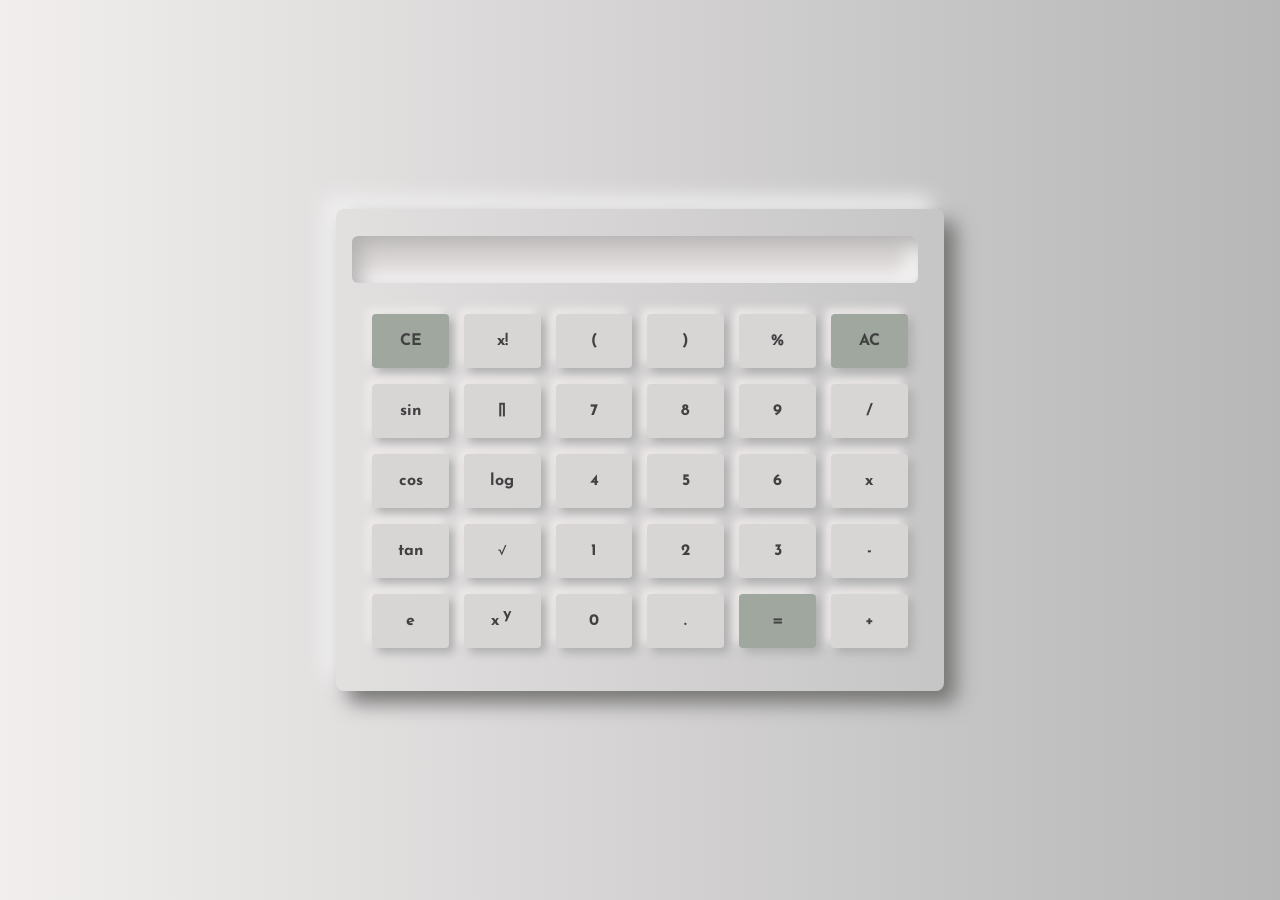
<file: calculator/index.html>
<!DOCTYPE html>
<html lang="en">
<head>
    <meta charset="UTF-8">
    <meta http-equiv="X-UA-Compatible" content="IE=edge">
    <meta name="viewport" content="width=device-width, initial-scale=1.0">
    <title>Document</title>
    <link rel="stylesheet" href="style.css">
    <link rel="preconnect" href="https://fonts.googleapis.com">
<link rel="preconnect" href="https://fonts.gstatic.com" crossorigin>
<link href="https://fonts.googleapis.com/css2?family=Dosis:wght@200&family=Encode+Sans+SC:wght@300&family=Josefin+Sans&family=Josefin+Slab:wght@200&family=Monsieur+La+Doulaise&family=Montserrat+Alternates:wght@600&family=MuseoModerno:wght@700&family=Staatliches&family=Ubuntu:wght@300&family=Zen+Antique&display=swap" rel="stylesheet">
</head>
<body>
    <div class="container">
        <div class="display">
            <input type="text" id="screen">
        </div>
        <div class="btns">
            <div class="row">
                <button id="purp" onclick="backspc()">CE</button>
                <button onclick="fact()">x!</button>
                <button class="btn">(</button>
                <button class="btn">)</button>
                <button class="btn">%</button>
                <button id="equal" onclick="screen.value=''">AC</button>
            </div>
            <div class="row">
                <button onclick="sin()">sin</button>
                <button onclick="pi()">∏</button>
                <button class="btn">7</button>
                <button class="btn">8</button>
                <button class="btn">9</button>
                <button class="btn">/</button>
            </div>
            <div class="row">
                <button onclick="cos()">cos</button>
                <button onclick="log()">log</button>
                <button class="btn">4</button>
                <button class="btn">5</button>
                <button class="btn">6</button>
                <button class="btn">x</button>
            </div>
            <div class="row">
                <button onclick="tan()">tan</button>
                <button onclick="sqrt()">√</button>
                <button class="btn">1</button>
                <button class="btn">2</button>
                <button class="btn">3</button>
                <button class="btn">-</button>
            </div>
            <div class="row">
                <button onclick="e()">e</button>
                <button onclick="pow()">x <span style="position: relative; bottom: .4em; right: .1em;">y</span> </button>
                <button class="btn">0</button>
                <button class="btn">.</button>
                <button id="blue" onclick="screen.value=eval(screen.value)">=</button>
                <button class="btn">+</button>
            </div>
        </div>
    </div>
    <script src="script.js"></script>
</body>
</html>
</file>
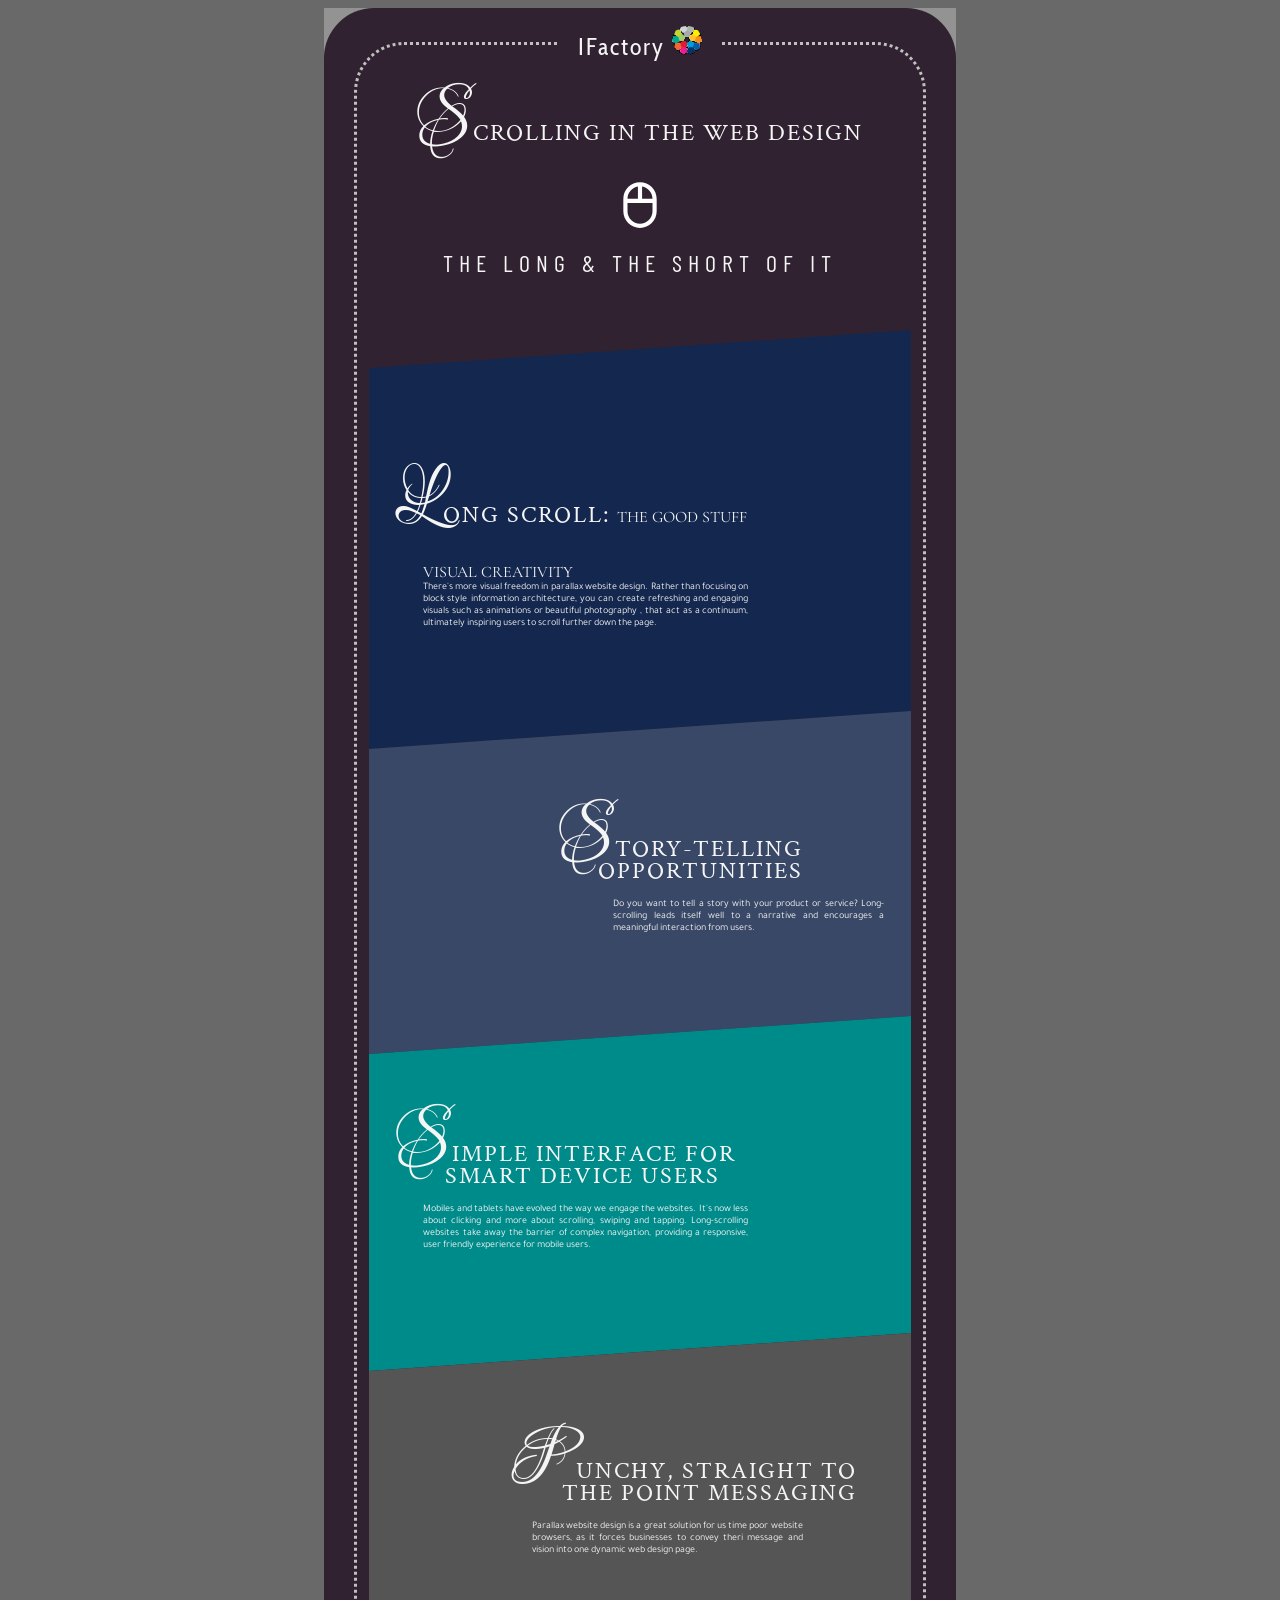
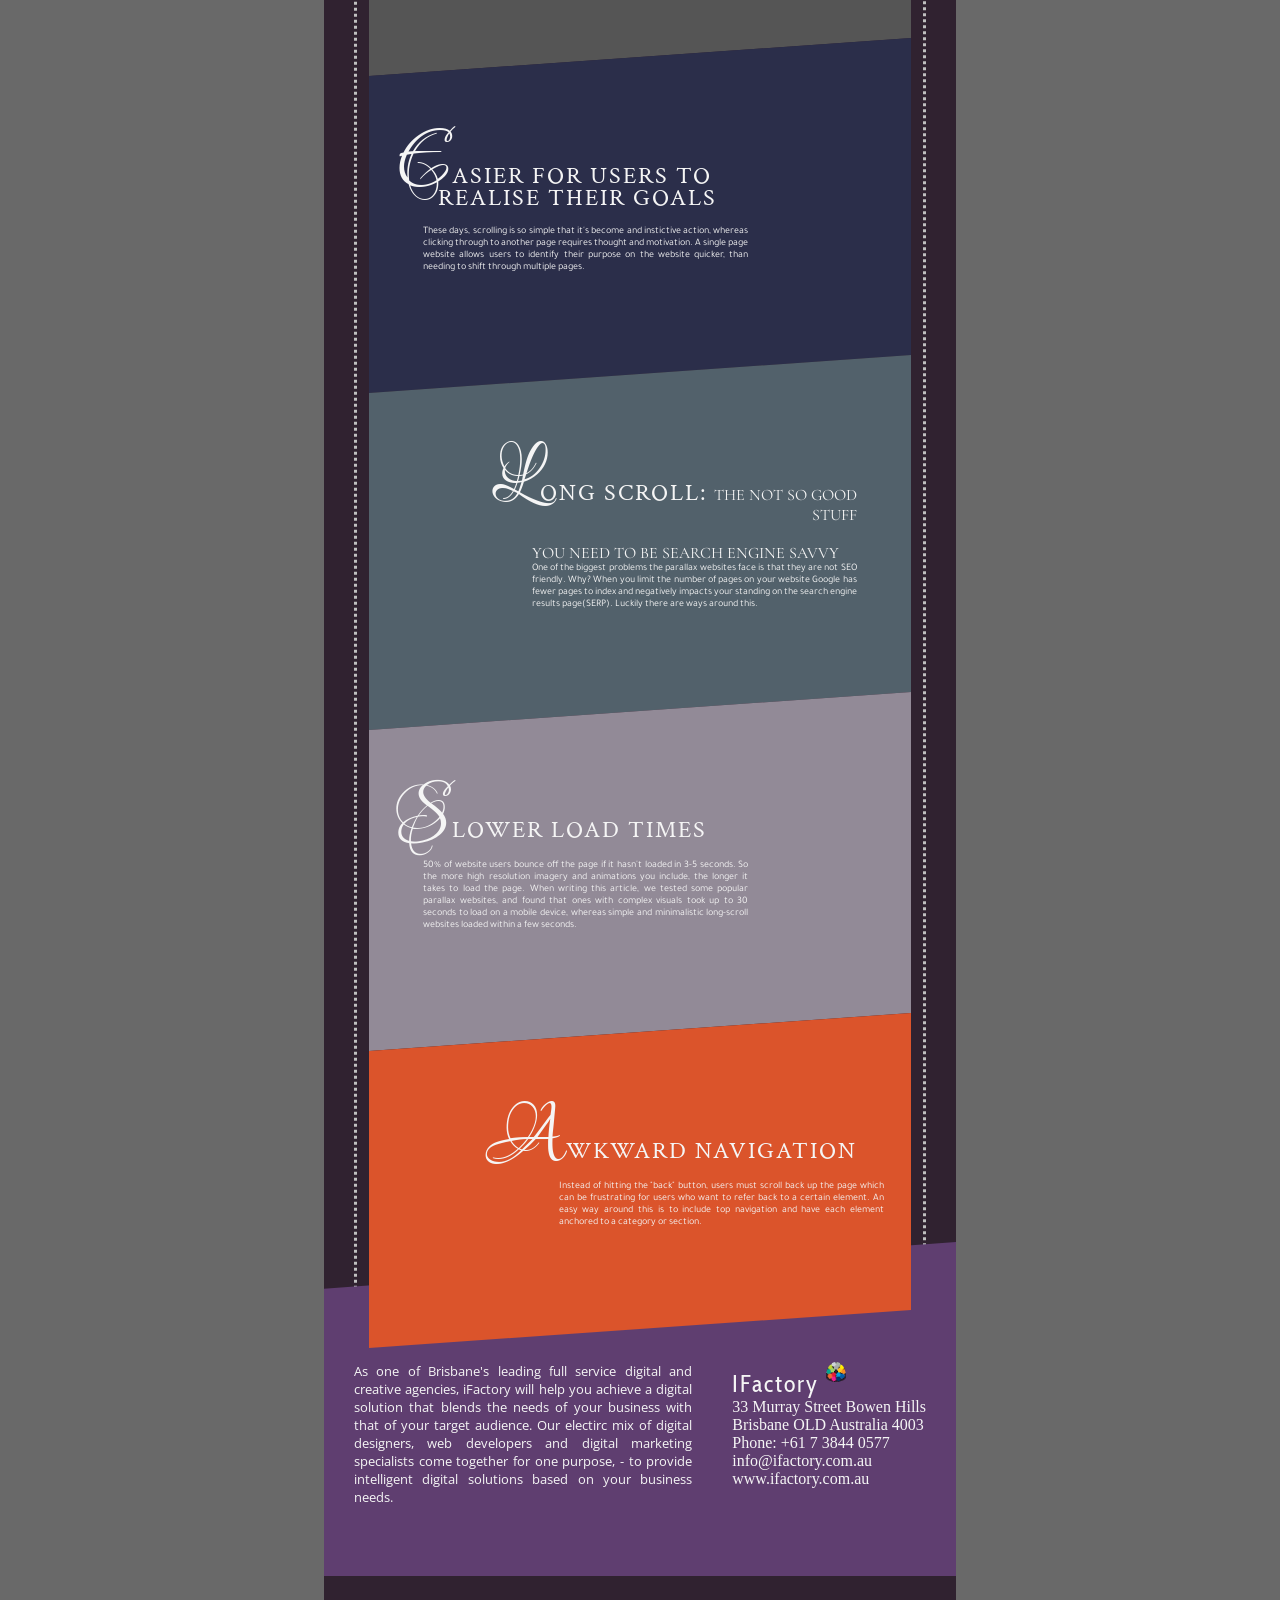
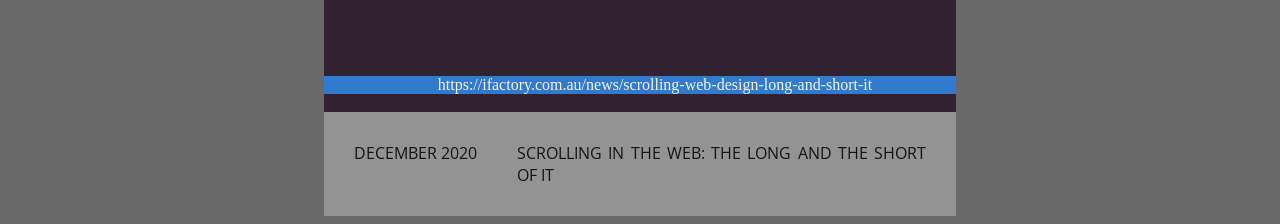
<file: long_scroll_nov_27/index.html>
<html>
    <head>
        <link rel='stylesheet' href='style.css'>
        <link rel="preconnect" href="https://fonts.gstatic.com">
        <link href="https://fonts.googleapis.com/css2?family=Cabin+Condensed&display=swap" rel="stylesheet">
        <link href="https://fonts.googleapis.com/css2?family=Sevillana&display=swap" rel="stylesheet">
        <link href="https://fonts.googleapis.com/css2?family=Lovers+Quarrel&display=swap" rel="stylesheet">
        <link href="https://fonts.googleapis.com/css2?family=Crimson+Text&display=swap" rel="stylesheet">
        <link href="https://fonts.googleapis.com/icon?family=Material+Icons" rel="stylesheet">
        <link href="https://fonts.googleapis.com/css?family=Material+Icons|Material+Icons+Outlined|Material+Icons+Two+Tone|Material+Icons+Round|Material+Icons+Sharp" rel="stylesheet">
        <link href="https://fonts.googleapis.com/css2?family=Barlow+Condensed:wght@200&display=swap" rel="stylesheet">
        <link href="https://fonts.googleapis.com/css2?family=Cormorant+Garamond:wght@500&display=swap" rel="stylesheet">
        <link href="https://fonts.googleapis.com/css2?family=Tajawal:wght@200&display=swap" rel="stylesheet">
        <link href="https://fonts.googleapis.com/css2?family=Open+Sans:wght@600&display=swap" rel="stylesheet">
    </head>
    <body>
        <div class='outermostdiv'>
           <div class='innerdiv'>
               <br>
               <fieldset >
                   <legend>
                       <span class='titlehdr'>
                            IFactory
                       </span>
                       <img src='ifactorylogo.png' class='logoimg'>
                   </legend>
                  
                   <div class='fancydiv' >
                        <span class='fancyletter'>S</span>
                        <span class='fancytext'>CROLLING IN THE WEB DESIGN</span>  
                        <div>                            
                            <img class='mouse'  src='mouse.svg'>
                        </div>    
                        <br>
                        <span class='font1'>
                            THE LONG & THE SHORT OF IT
                        </span>                    
                    </div>   

                    <br>
                   <br>
                   <br>
                   <br>


                    <div id='div1' class='slantdivcommon'>
                        <div class='skewrev'>
                            <div class='fancydiv-left' >
                                <span class='fancyletter'>L</span>
                                <span class='fancytext'>ONG SCROLL: </span>  
                                <span class='font2'>THE GOOD STUFF</span>
                                <br>
                            </div> 
                            <div class='description-left'>
                                <span class='font2'>VISUAL CREATIVITY</span>
                                <br>         
                                <span class='descriptiontxt'>
                                    There's more visual freedom in parallax website design. Rather than
                                    focusing on block style information architecture, you can create
                                    refreshing and engaging visuals such as animations or beautiful photography
                                    , that act as a continuum, ultimately inspiring users to scroll further
                                    down the page.
                                </span>          
                            </div> 
                        </div>                                              
                    </div>
                   
                    
                    <div id='div2' class='slantdivcommon'>
                        <div class='skewrev'>
                            <div class='fancydiv-right' >
                                <span class='fancyletter'>S</span>
                                <span class='fancytext'>TORY-TELLING OPPORTUNITIES </span>                          
                                <br>
                            </div> 
                            <div class='description-right'>                        
                                <br>         
                                <span class='descriptiontxt'>
                                    Do you want to tell a story with your product or service?
                                    Long-scrolling leads itself well to a narrative and 
                                    encourages a meaningful interaction from users.
                                </span>          
                            </div>
                        </div>                                                                                           
                    </div>

                    

                    <div id='div3' class='slantdivcommon'>
                        <div class='skewrev'>
                            <div class='fancydiv-left1' style='width:80%' >
                                <span class='fancyletter'>S</span>
                                <span class='fancytext'>IMPLE INTERFACE FOR &nbsp;&nbsp;&nbsp;&nbsp;&nbsp;&nbsp;&nbsp;SMART DEVICE USERS</span>                                                 
                            </div> 
                            <br>
                            <div class='description-left'>                               
                                <span class='descriptiontxt'>
                                    Mobiles and tablets have evolved the way we engage the websites.
                                    It's now less about clicking and more about scrolling, swiping and tapping.
                                    Long-scrolling websites take away the barrier of complex navigation, 
                                    providing a responsive, user friendly experience for mobile users.
                                </span>          
                            </div> 
                        </div>                                                
                    </div>

                  
                    
                    <div id='div4' class='slantdivcommon'>
                        <div class='skewrev'>
                            <div class='fancydiv-right' style='width:70%;'>
                                <span class='fancyletter'>P</span>
                                <span class='fancytext'>UNCHY, STRAIGHT TO THE POINT MESSAGING </span>                          
                                <br>
                            </div> 
                            <div class='description-right' style='margin-left: 30%;'>                         
                                <br>         
                                <span class='descriptiontxt'>
                                    Parallax website design is a great solution for us time poor
                                    website browsers, as it forces businesses to convey theri message 
                                    and vision into one dynamic web design page.
                                </span>          
                            </div> 
                        </div>                                               
                    </div>

              
                    <div id='div5' class='slantdivcommon'>
                        <div class='skewrev'>
                            <div class='fancydiv-left1' style='width:70%'>
                                <span class='fancyletter'>E</span>
                                <span class='fancytext'>ASIER FOR USERS TO &nbsp;&nbsp;&nbsp;&nbsp;&nbsp;&nbsp;REALISE THEIR GOALS</span>                          
                                <br>
                            </div> 
                            <div class='description-left'>                        
                                <br>         
                                <span class='descriptiontxt'>
                                    These days, scrolling is so simple that it's become and instictive action,
                                    whereas clicking through to another page requires thought and motivation. A
                                    single page website allows users to identify their purpose on the website quicker,
                                    than needing to shift through multiple pages.
                                </span>          
                            </div>
                        </div>                                                
                    </div>

                 

                    <div id='div6' class='slantdivcommon'>
                        <div class='skewrev'>
                            <div class='fancydiv-right' style='width:70%;'>
                                <span class='fancyletter'>L</span>
                                <span class='fancytext'>ONG SCROLL: </span>  
                                <span class='font2'>THE NOT SO GOOD STUFF</span>
                            </div> 
                            <br>
                            <div class='description-right' style='width:60%;margin-left:30%;'>
                                <span class='font2'>YOU NEED TO BE SEARCH ENGINE SAVVY</span>
                                <br>         
                                <span class='descriptiontxt'>
                                    One of the biggest problems the parallax websites face is that
                                    they are not SEO friendly. Why? When you limit the number of pages on 
                                    your website Google has fewer pages to index and negatively impacts your 
                                    standing on the search engine results page(SERP). Luckily there are ways around
                                    this.                          
                                </span>          
                            </div>
                        </div>                                                   
                    </div>

                  

                    <div id='div7' class='slantdivcommon'>
                        <div class='skewrev'>
                            <div class='fancydiv-left1' style='width:70%;'>
                                <span class='fancyletter'>S</span>
                                <span class='fancytext'>LOWER LOAD TIMES</span>                                                 
                            </div> 
                            <br>
                            <div class='description-left'>                               
                                <span class='descriptiontxt'>
                                    50% of website users bounce off the page if it hasn't loaded in 3-5 seconds.
                                    So the more high resolution imagery and animations you include, the longer it
                                    takes to load the page. When writing this article, we tested some popular
                                    parallax websites, and found that ones with complex visuals took up to 30 seconds
                                    to load on a mobile device, whereas simple and minimalistic long-scroll websites
                                    loaded within a few seconds.
                                </span>          
                            </div> 
                        </div>                                               
                    </div>

                  
                    
                    <div id='div8' class='slantdivcommon'>
                        <div class='skewrev'>
                            <div class='fancydiv-right' style='width:70%;'>
                                <span class='fancyletter'>A</span>
                                <span class='fancytext'>WKWARD NAVIGATION</span>                          
                                <br>
                            </div> 
                            <div class='description-right' style='margin-left: 35%;width:60%;'>                         
                                <br>         
                                <span class='descriptiontxt' >
                                    Instead of hitting the "back" button, users must scroll back 
                                    up the page which can be frustrating for users who want to refer 
                                    back to a certain element. An easy way around this is to include top
                                    navigation and have each element anchored to a category or section.  
                                </span>          
                            </div> 
                        </div>                                                   
                    </div>

                </fieldset>
           
                
                <div class='bottom-container' id='div9' >                                                            
                    <div class='grid-item'>
                        <span class='bottomtext1' style='font-size:smaller;'>
                            As one of Brisbane's leading full service digital and creative
                            agencies, iFactory will help you achieve a digital solution
                            that blends the needs of your business with that of your target
                            audience. Our electirc mix of digital designers, web developers
                            and digital marketing specialists come together for one purpose, 
                            - to provide intelligent digital solutions based on your business needs.
                        </span>  
                    </div>  
                    <div class=' grid-item'>
                        <span class='titlehdr'>
                            IFactory
                       </span>
                       <img src='ifactorylogo.png' class='logoimg' style='width: 20px;padding-bottom: 10px;'>
                       <br>
                       <div style='color:whitesmoke'>
                           33 Murray Street Bowen Hills
                           <br>
                           Brisbane OLD Australia 4003
                           <br>
                           Phone: +61 7 3844 0577
                           <br>
                           info@ifactory.com.au
                           <br>
                           www.ifactory.com.au 
                       </div>
                    </div>                          
                </div>   
                <div style='color:whitesmoke;padding-left:30px;text-align:center;background-color: rgb(50, 122, 204);'>
                    https://ifactory.com.au/news/scrolling-web-design-long-and-short-it
                </div>
                <br>
           </div>
           <div class='bottom-container bottomtext1' style='color:#131415'>                        
                <div class=' grid-item'>
                    DECEMBER 2020
                </div>
                <div class=' grid-item'>
                    SCROLLING IN THE WEB: THE LONG AND THE SHORT OF IT
                </div>
            </div>   
        </div>        
    </body>
</html>
</file>
<file: calculator/style.css>
@import url('https://fonts.googleapis.com/css2?family=Dosis:wght@200&family=Encode+Sans+SC:wght@300&family=Josefin+Slab:wght@200&family=Monsieur+La+Doulaise&family=Montserrat+Alternates:wght@600&family=MuseoModerno:wght@700&family=Staatliches&family=Ubuntu:wght@300&family=Zen+Antique&display=swap');
body{
    padding:0;
    margin: 0;
    display: flex;
    justify-content: center;
    align-items: center;
    min-height: 100vh;
    background: linear-gradient(to right ,hsl(0, 12%, 94%),#B7B7B7);
    /* #B7B7B7 */
}
.container{
    /* border: 1px solid black; */
    display: flex;
    justify-content: space-around;
    flex-direction: column;
    width: 45%;
    height: 50vh;
    padding: 1em;
    border-radius: 8px;
    box-shadow: 12px 12px 20px rgb(117, 117, 116),
                -12px -12px 20px rgb(241, 240, 240);
                /* rgb(117, 117, 116) */
}
.display #screen{
    width: 97%;
    height: 5vh;
    font-size: 1.5em;
    font-weight: bolder;
    font-family: 'Josefin Sans', sans-serif;
    text-align: right;
    border: none;
    outline: none;
    border-radius: 6px;
    padding-right: .2em;
    padding-left: .1em;
    background: rgb(219, 214, 214);
    box-shadow: inset 8px 8px 20px rgb(177, 175, 175),
                inset -8px -8px 20px white;
                /* rgb(177, 175, 175) */
}
.btns{
   /* border: black 1px solid; */
    display: flex;
    justify-content: space-between;
    flex-direction: column;
    align-items: center;
    padding-top: .5em;

}
.row{
    /* border: solid 1px black; */
    width: 43vw;
    display: flex;
    align-items: center;
    align-content: center;
    justify-content: space-around;
    /* padding-top: 1em; */
    padding-bottom: 1em;
}

.btns .row button{
    font-size: 1em;
    font-weight: bolder;
    font-family: 'Josefin Sans', sans-serif;
    color: rgb(65, 65, 65);
    border: none;
    border-radius: 4px;
    width: 6vw;
    height: 6vh;
    padding: .2em;
    background: rgb(216, 213, 213);
    box-shadow: 5px 5px 10px rgb(175, 175, 175),
                -5px -5px 8px rgb(241, 236, 236);
                /* rgb(177, 177, 177) */
}
#equal{
    background: rgb(159, 167, 159);
}
#purp{
    background: rgb(159, 167, 159);
}
#blue{
    background: rgb(159, 167, 159);
}
</file>
<file: long_scroll_nov_27/style.css>
body
{
    background-color: dimgray;
}

.logoimg
{
    border-radius: 100%;
    width: 30px;
}

.outermostdiv
{
    height:auto;
    width:50%;
    margin:auto;
    background-color: rgb(148, 147, 147);
}

.innerdiv
{
    height:auto;
    width:100%;
    background-color: rgb(48, 34, 48);
    border-top-left-radius: 50px;
    border-top-right-radius: 50px;
}

fieldset
{
    text-align: center;
    border-style: dotted;
    border-top-right-radius: 50px;
    border-top-left-radius: 50px;
    border-width: 3px;
    margin-left: 30px;
    margin-right: 30px;
}

legend
{
    padding-left:20px;
    padding-right:20px;
    z-index:10;
}

.titlehdr
{
    font-family: 'Cabin Condensed', sans-serif;
    font-size: x-large;
    letter-spacing:2px;
    color:whitesmoke;
}

.fancydiv
{
    margin:auto;
    text-align: center;
}

.fancyletter
{
    font-family: 'Lovers Quarrel', cursive;
    font-size:100px;
    color:whitesmoke;
}

.fancytext
{
    font-family: 'Crimson Text', serif;
    font-size: x-large;
    color:whitesmoke;
    letter-spacing: 2px;
}

.mouse
{
    width:50px;
}

.fancydiv-left
{
    width: 80%;
    text-align: start;
    margin-left: 5%;
}

.description-left
{
    text-align: justify;
    width:60%;
    margin-left: 10%;
}

.fancydiv-left1
{
    width: 60%;
    text-align: start;
    margin-left: 5%;
    line-height: 20px;
}

.fancydiv-right
{
    width: 60%;
    text-align: end;
    margin-left: 20%;
    line-height: 20px;
}

.description-right
{
    text-align: justify;
    width: 50%;
    margin-left: 45%;
}

.font1
{
    font-family: 'Barlow Condensed', sans-serif;
    font-size: x-large;
    color:whitesmoke;
    letter-spacing:6px;
}

.font2
{
    font-family: 'Cormorant Garamond', serif;
    font-size: medium;
    color:whitesmoke;
}

.description
{
    text-align: justify;
    width:60%;
    margin: auto;
}

.descriptiontxt
{
    font-family: 'Tajawal', sans-serif;
    font-size: x-small;
    color:whitesmoke;
}

.bottom-container
{
    display:inline-grid;
    grid-template-columns: auto auto auto;
    padding:10px;
}

.grid-item
{
    text-align:justify;
    padding: 20px;
}

.bottomtext1
{
    font-family: 'Open Sans', sans-serif;
    color:whitesmoke
}

.slantdivcommon
{
    padding-top: 100px;
    padding-bottom:100px;
    transform:skewY(-4deg);
    position: relative;
    z-index: 9;
}

.skewrev
{
    transform:skewY(4deg);
}

#div1
{   
    background-color: #14274e;
}

#div2
{  
    background-color: #394867;
    
}

#div3
{
   
    background-color: darkcyan;
    
}

#div4
{
    background-color: #555555;
    
    
}

#div5
{
    background-color:#2b2e4a;
    
}

#div6
{
    background-color:#52616b;
    
}

#div7
{
    background-color: #928a97;
    
}

#div8
{
    background-color:#db542b;
    
}

#div9
{
    padding-top: 100px;
    top:-100px;
    position:relative;
    background-color:rgb(95, 62, 112);
    clip-path:polygon(0 14%,100% 0, 100% 100%,0 100%);
    padding-bottom: 50px;
    
}
</file>
